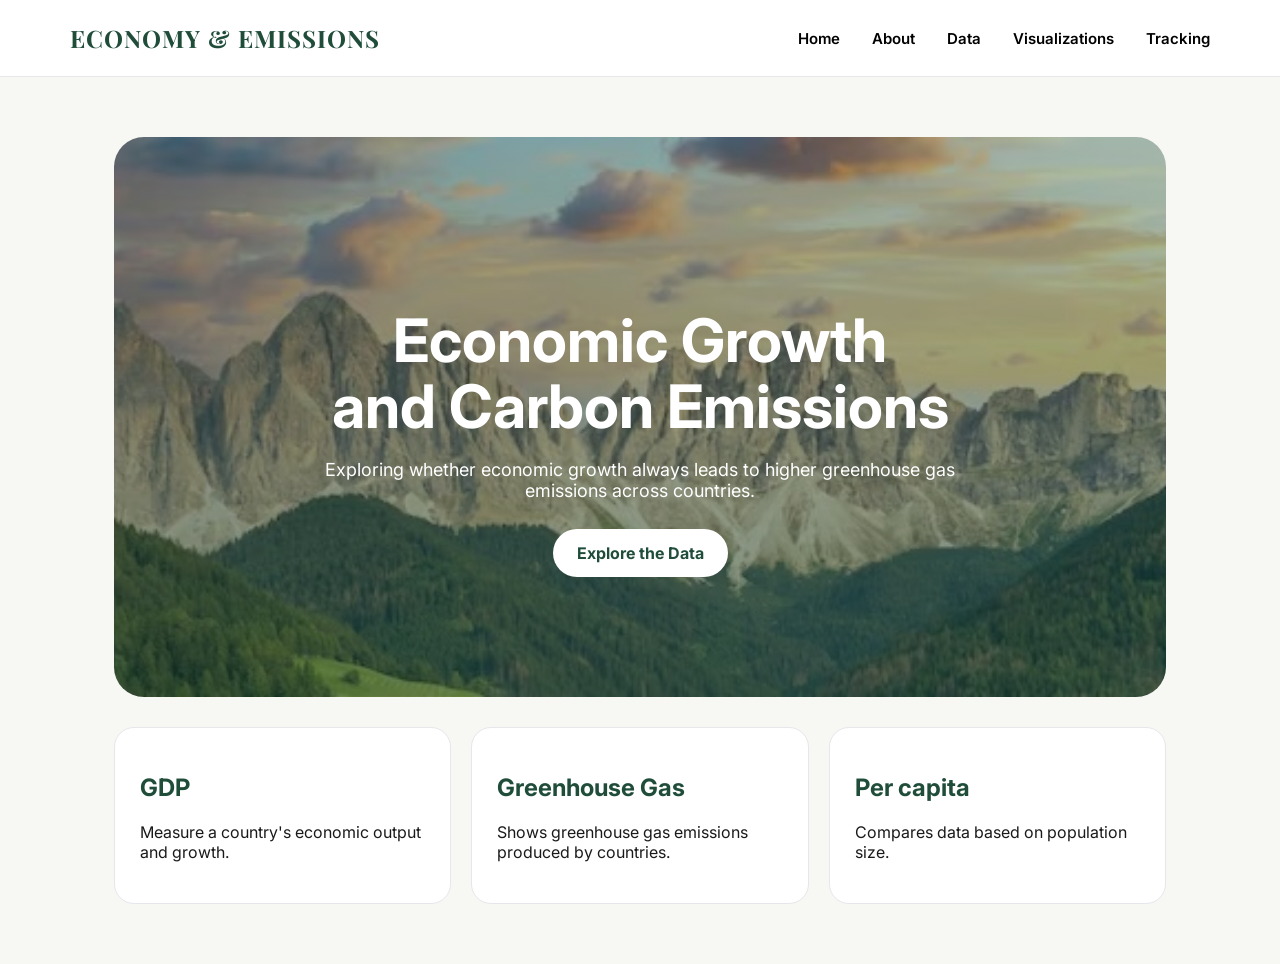
<file: templates/index.html>
<!DOCTYPE html>
<html>
    <head> 
        <title> Economic Growth and Carbon Emissions </title>

        <link rel="preconnect" href="https://fonts.googleapis.com">
        <link rel="preconnect" href="https://fonts.gstatic.com" crossorigin>
        
        <link href="https://fonts.googleapis.com/css2?family=Inter:ital,opsz,wght@0,14..32,100..900;1,14..32,100..900&display=swap" rel="stylesheet">
        
        <link href="https://fonts.googleapis.com/css2?family=Inter:ital,opsz,wght@0,14..32,100..900;1,14..32,100..900&family=Playfair+Display:ital,wght@0,400..900;1,400..900&family=Playfair:ital,opsz,wght@0,5..1200,300..900;1,5..1200,300..900&display=swap" rel="stylesheet">        
        
        <link rel="stylesheet" href="/static/style.css">

    </head>
    <body>
        <div class="navbar">
            <div class="logo">
                ECONOMY & EMISSIONS
            </div>

            <div>
                <a href="/">Home</a>
                <a href="/about">About</a>
                <a href="/data">Data</a>
                <a href="/visualizations">Visualizations</a>
                <a href="/tracking">Tracking</a>               
            </div>
        </div>

        <div class="container">
            <section class="hero">
                <h1>
                    Economic Growth<br>
                    and Carbon Emissions
                </h1>
                <p>
                    Exploring whether economic growth always leads to higher greenhouse gas emissions across countries.
                </p>

                <a class="button" href="/visualizations"> Explore the Data </a>
            </section>

            <div class="grid">
                <div class="stat">
                    <h2>GDP</h2>
                    <p>Measure a country's economic output and growth.</p>
                </div>

                <div class="stat">
                    <h2>Greenhouse Gas</h2>
                    <p>Shows greenhouse gas emissions produced by countries.</p>
                </div>

                <div class="stat">
                    <h2>Per capita</h2>
                    <p>Compares data based on population size.</p>
                </div>

            </div>

        </div>
    </body>
</html>
</file>
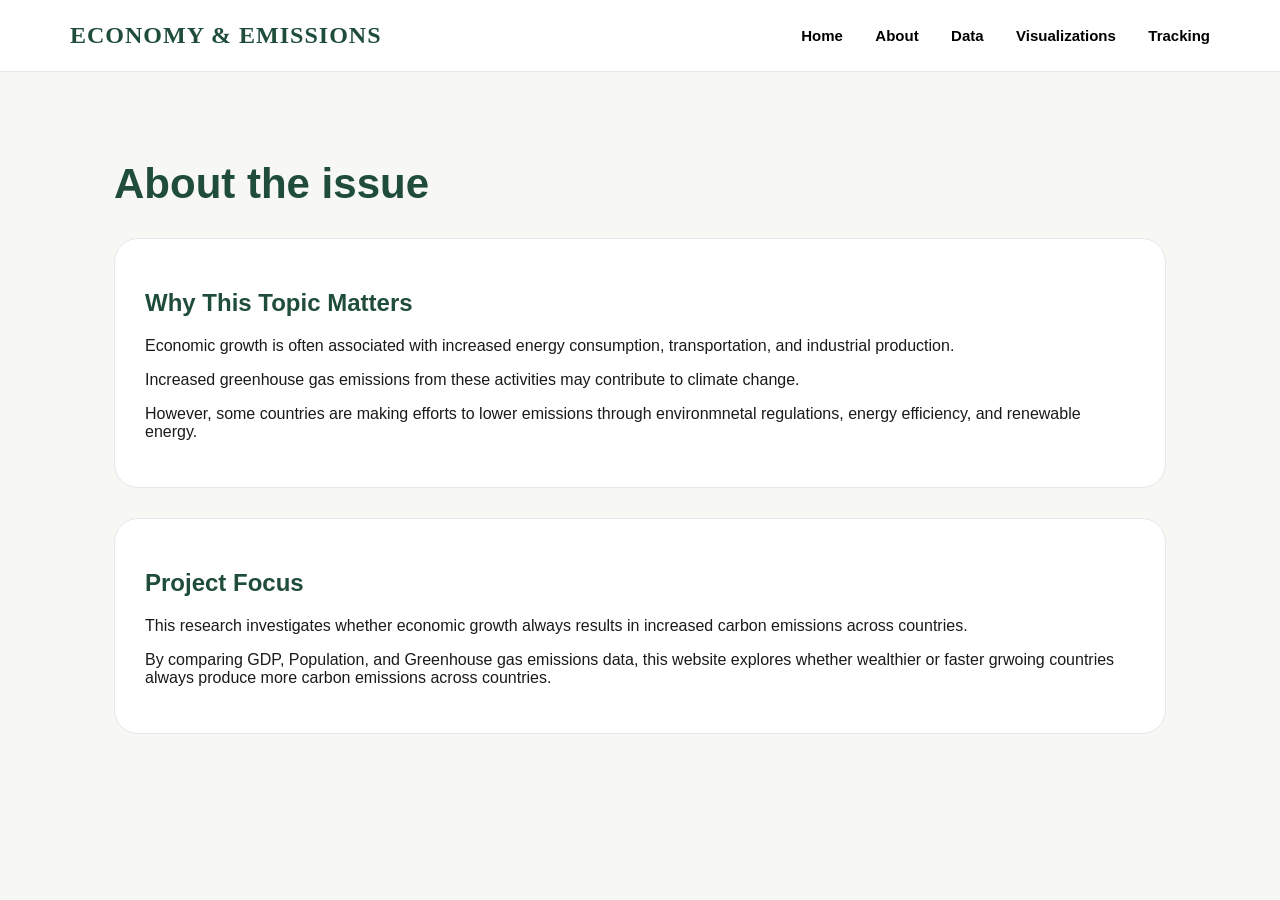
<file: templates/about.html>
<!DOCTYPE html>
<html>
    <head>
        <title> About the Issue </title>
        <link rel="stylesheet" href="/static/style.css">
    </head>
    <body>
        <div class="navbar">
            <div class="logo">
                ECONOMY & EMISSIONS
            </div>

            <div>
                <a href="/">Home</a>
                <a href="/about">About</a>
                <a href="/data">Data</a>
                <a href="/visualizations">Visualizations</a>
                <a href="/tracking">Tracking</a>               
            </div>
        </div>


        <div class="container">
            <h1>About the issue</h1>
            <div class="card">
                <h2>Why This Topic Matters</h2>
                <p>Economic growth is often associated with increased energy consumption, transportation, and industrial production.</p>
                <p>Increased greenhouse gas emissions from these activities may contribute to climate change.</p>
                <p>However, some countries are making efforts to lower emissions through environmnetal regulations, energy efficiency, and renewable energy.</p>
            </div>

            <div class="card">
                <h2>Project Focus</h2>
                <p>This research investigates whether economic growth always results in increased carbon emissions across countries.</p>
                <p>By comparing GDP, Population, and Greenhouse gas emissions data, this website explores whether wealthier or faster grwoing countries always produce more carbon emissions across countries.</p>
            </div>
        </div>


    </body>
</html>
</file>
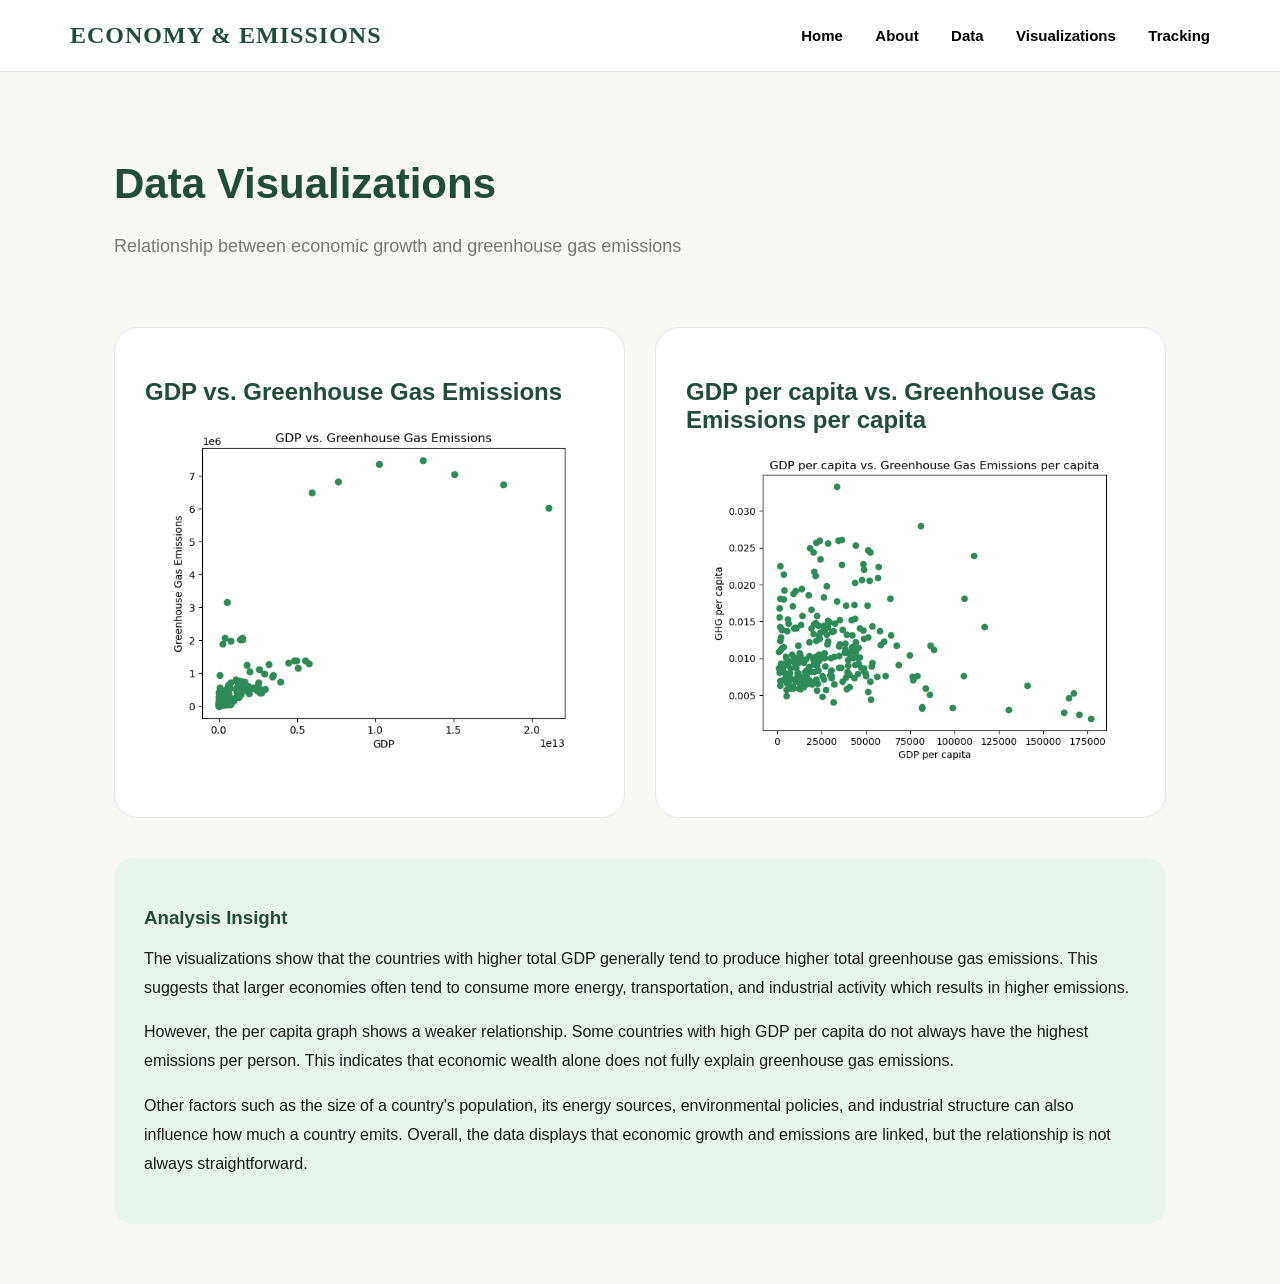
<file: templates/visualizations.html>
<!DOCTYPE html>
<html>
    <head>
        <title> Visualizations </title>
        <link rel="stylesheet" href="/static/style.css">
    </head>
    <body> 
        <div class="navbar">
            <div class="logo">
                ECONOMY & EMISSIONS
            </div>

            <div>
                <a href="/">Home</a>
                <a href="/about">About</a>
                <a href="/data">Data</a>
                <a href="/visualizations">Visualizations</a>
                <a href="/tracking">Tracking</a>               
            </div>
        </div>

        <div class="container">
            <h1>Data Visualizations</h1>
            <p class="section-subtitle">
                Relationship between economic growth and greenhouse gas emissions
            </p>
            <div class="graph-grid">
                <div class="card graph-card">
                    <h2>GDP vs. Greenhouse Gas Emissions</h2>
                    <img src="/static/gdp_vs.ghg.png" class="graph-image">
                </div>
                <div class="card graph-card">
                    <h2>GDP per capita vs. Greenhouse Gas Emissions per capita</h2>
                    <img src="/static/gdp_per_capita_vs.ghg_per_capita.png" class="graph-image">
                </div>
            </div>                
            <div class="insight-box">
                <h3>Analysis Insight</h3>
                <p>
                    The visualizations show that the countries with higher total GDP generally tend to produce higher total greenhouse gas emissions. This suggests that larger economies often tend to consume more energy, transportation, and industrial activity which results in higher emissions. 
                </p>
                <p>
                    However, the per capita graph shows a weaker relationship. Some countries with high GDP per capita do not always have the highest emissions per person. This indicates that economic wealth alone does not fully explain greenhouse gas emissions. 
                </p>
                <p>
                    Other factors such as the size of a country's population, its energy sources, environmental policies, and industrial structure can also influence how much a country emits. Overall, the data displays that economic growth and emissions are linked, but the relationship is not always straightforward. 
                </p>
            </div>
        </div>
    </body>
</html>
</file>
<file: static/style.css>
:root {
    --green: #1f4d3a;
    --light-green: #edf5f0;
    --background: #f7f7f3;
    --text: #1a1a1a;
    --border: #e5e7eb; 
}

* {
    box-sizing: border-box;
}

body {
    font-family: "Inter", sans-serif;
    margin: 0;
    background: var(--background);
    color: var(--text);
}

.navbar {
    background: white;
    border-bottom: 1px solid var(--border);
    padding: 22px 70px;
    display: flex;
    justify-content:space-between;
    align-items: center;
}

.navbar a {
    color: black;
    margin-left: 28px;
    font-weight: 600;
    font-size: 15px;
    text-decoration: none;
}

.navbar a:hover {
    text-decoration: underline;
    color: var(--green);
}

.logo {
    color: var(--green);
    font-family: "Playfair Display", serif;
    font-size: 24px;
    font-weight: 700;
    letter-spacing: 1px;
}

.container {
    max-width: 1100px;
    margin: auto;
    padding: 60px 24px;
}

.hero {
    background: linear-gradient(
        rgba(30, 75, 60, 0.35),
        rgba(30, 75, 60, 0.55)
    ), 
    url("/static/forest.jpg");

    background-size: cover;
    background-position: center;
    border-radius: 30px;
    padding: 120px 40px;
    text-align: center;
    color: white;
}

.hero h1{
    color: White;
    font-size: 60px;
    margin-bottom: 20px;
    line-height: 1.1;
}

.hero p{
    font-size: 18px;
    max-width: 650px;
    margin: auto;
}

.button {
    display: inline-block;
    margin-top: 28px;
    background: white;
    color: var(--green);
    padding: 14px 24px;
    border-radius: 999px;
    text-decoration: none;
    font-weight: 700;
}

h1 {
    color: var(--green);
    font-size: 42px;
}

h2 {
    color: var(--green);
}

.card {
    background: white;
    border-radius: 24px;
    padding: 30px;
    margin-top: 30px;
    border: 1px solid var(--border);
}

.grid {
    display: grid;
    grid-template-columns: repeat(3, 1fr);
    gap: 20px;
    margin-top: 30px;
}

.stat {
    background: white;
    border-radius: 20px;
    padding: 25px;
    border: 1px solid var(--border);
}

.chart-image {
    width: 100%;
    border-radius: 20px;
    margin-top: 20px;
}

table {
    width: 100%;
    border-collapse: collapse;
    background: white;
    border-radius: 18px;
    overflow: hidden;
}

th {
    background: var(--light-green);
    color: var(var(--green));
}

th, td {
    padding: 14px;
    border-bottom: 1px solid var(--border);
}

.section-subtitle {
    font-size: 18px;
    margin-bottom: 40px;
    color: #777;
}

.graph-grid {
    display: grid;
    grid-template-columns: 1fr 1fr;
    gap: 30px;
    margin-top: 30px;
}

.graph-card {
    padding: 30px;
}

.graph-image {
    width: 90%;
    border-radius: 12px;
    margin: 20px auto;
    display: block;
}

.insight-box {
    background: #e8f3eb;
    padding: 30px;
    border-radius: 20px;
    margin-top: 40px;
}

.insight-box h3{
    color: var(--green);
    margin-bottom: 10px;
}

.insight-box p{
    font-size: 16px;
    line-height: 1.8;
}
</file>
